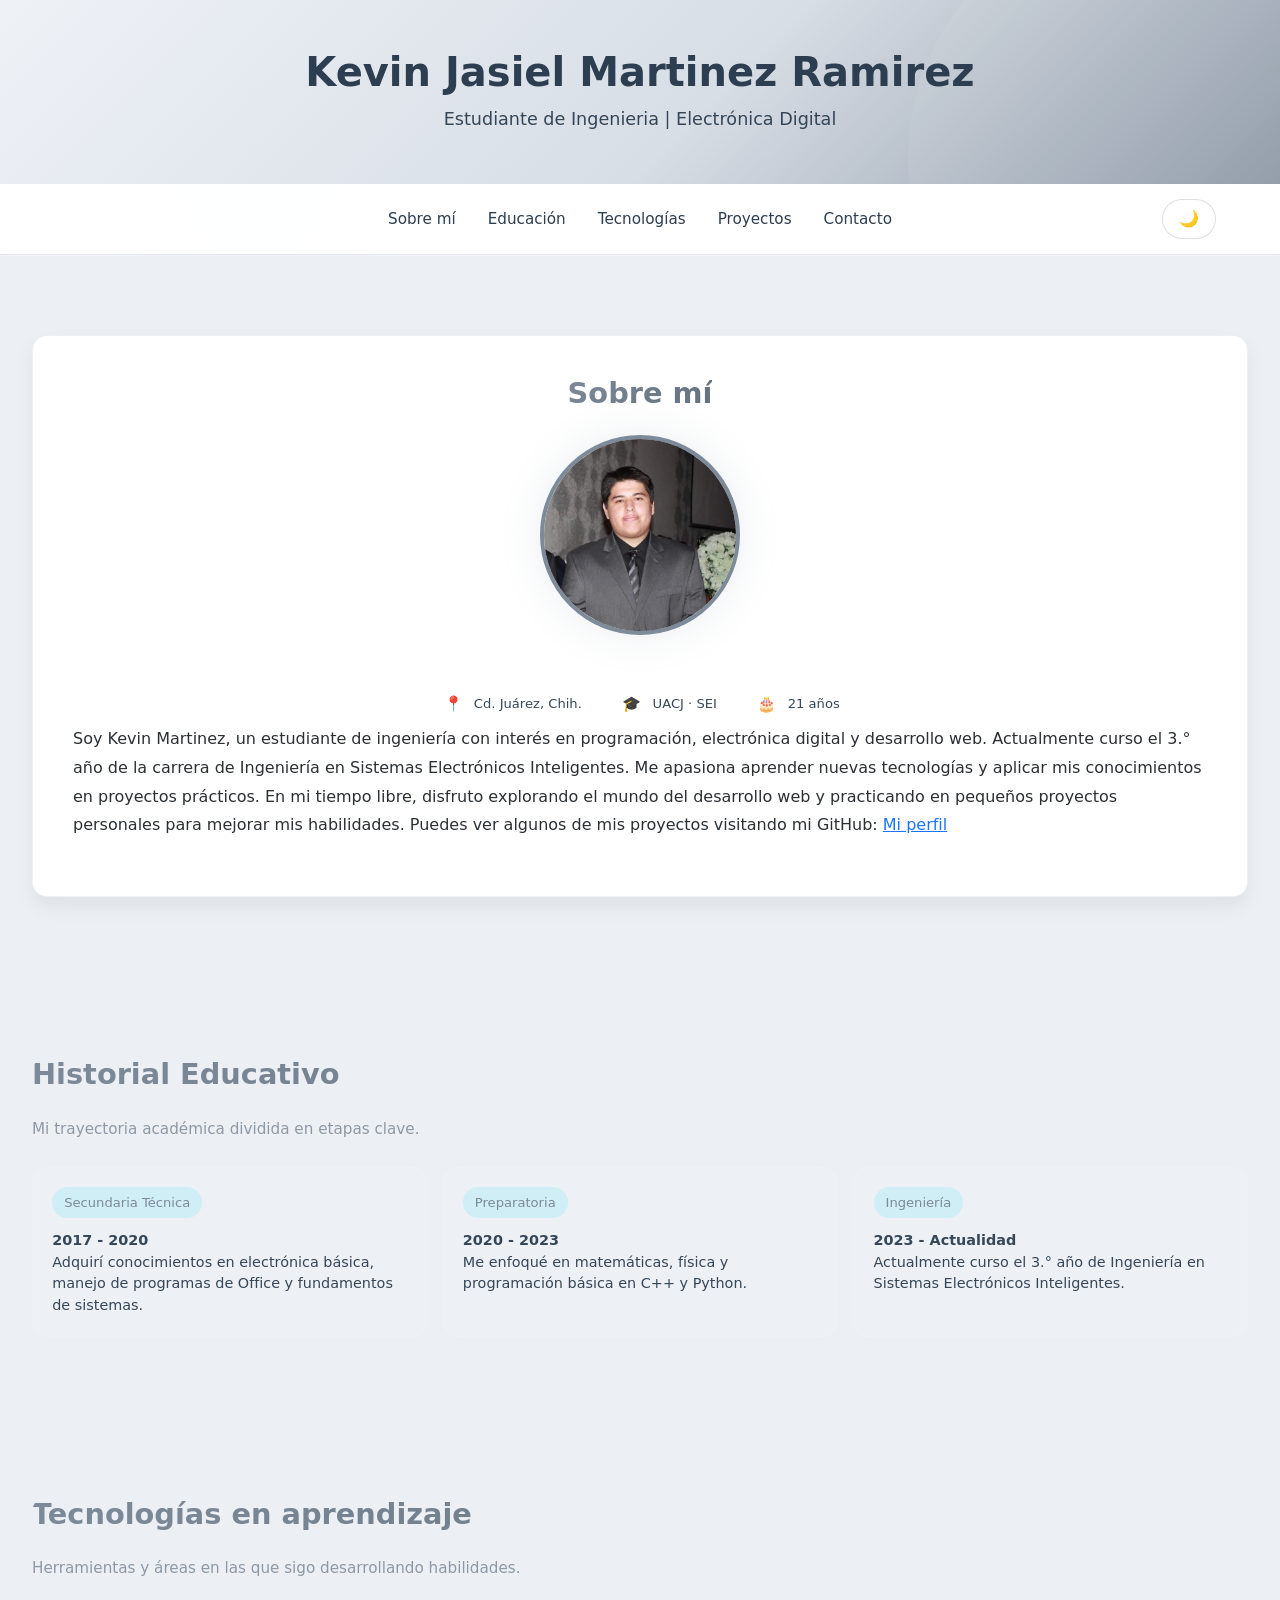
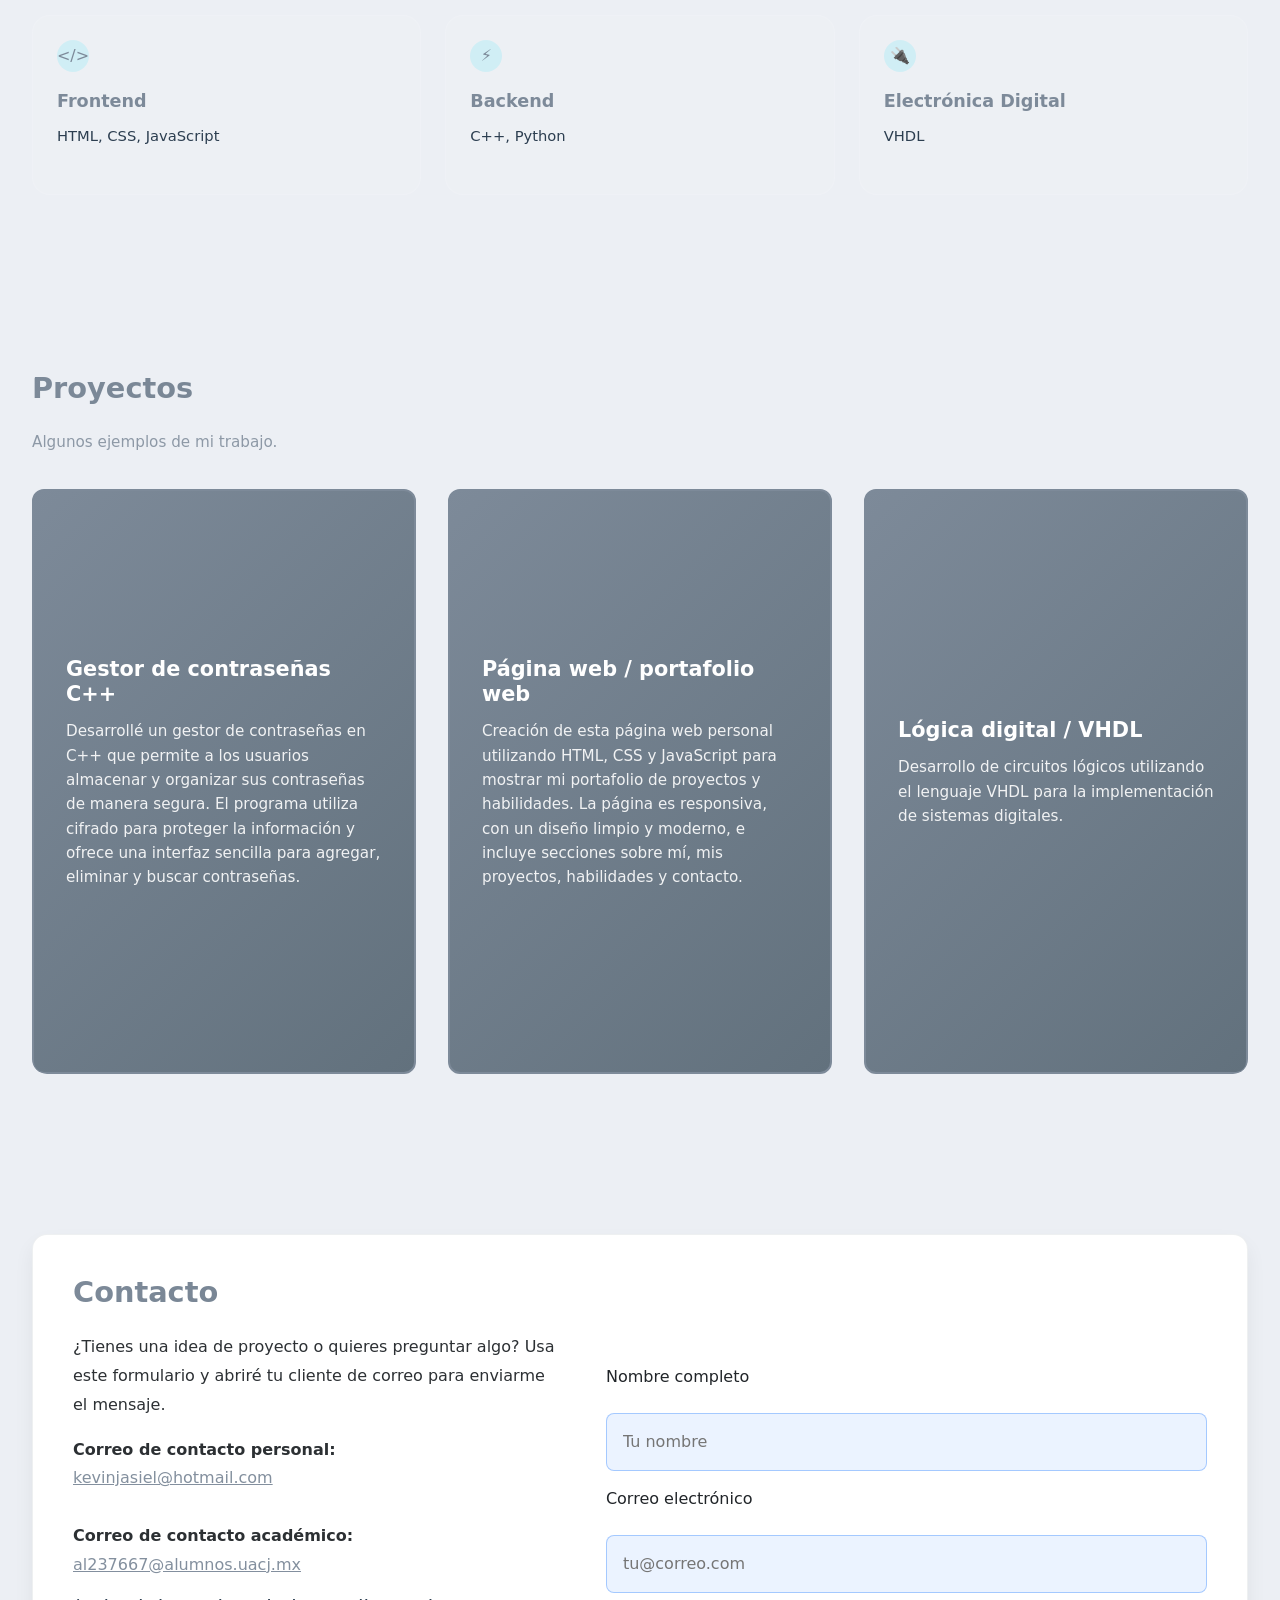
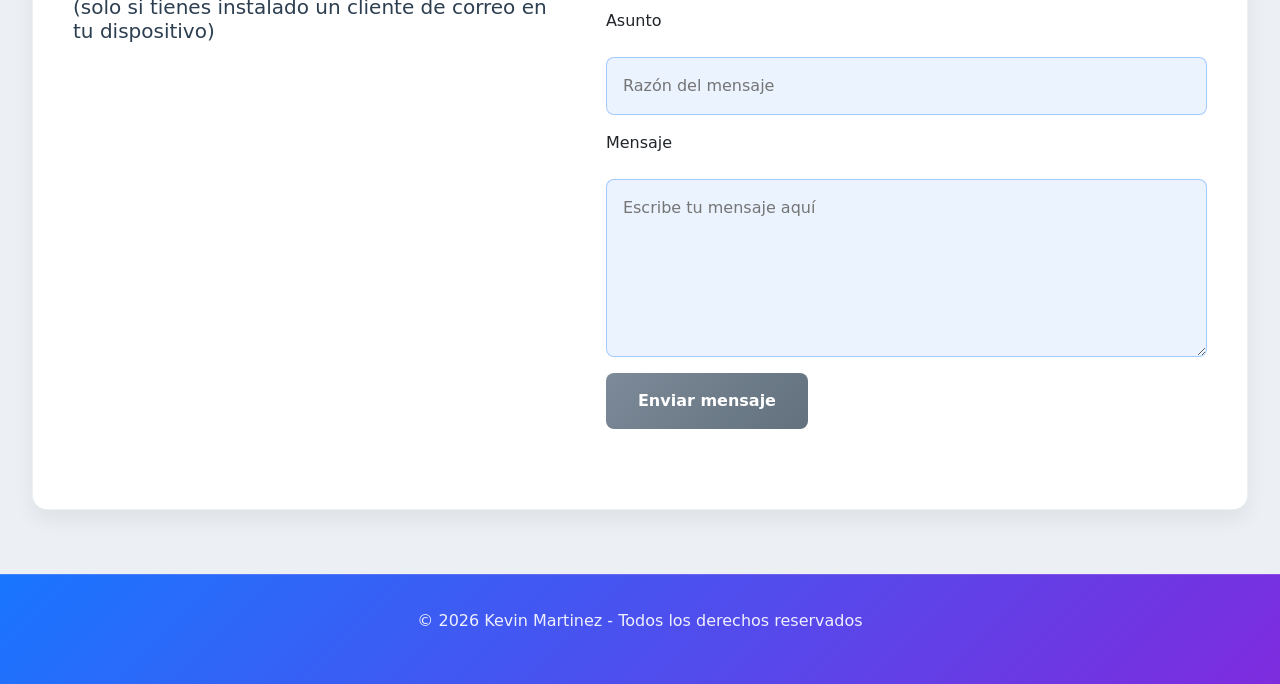
<file: index.html>
<!DOCTYPE html>
<html lang="es">

<head>
    <meta charset="UTF-8">
    <meta name="viewport" content="width=device-width, initial-scale=1.0">
    <title>Kevin Martinez | Portafolio</title>

    <!-- CSS -->
    <link rel="stylesheet" href="css/styles.css">

    <!-- Tipografía desde Google Fonts -->
    <link href="https://fonts.googleapis.com/css2?family=Poppins:wght@300;500;700&display=swap" rel="stylesheet">

    <!-- Bootstrap para estilos y componentes listos para usar -->
    <link href="https://cdn.jsdelivr.net/npm/bootstrap@5.3.8/dist/css/bootstrap.min.css" rel="stylesheet" integrity="sha384-sRIl4kxILFvY47J16cr9ZwB07vP4J8+LH7qKQnuqkuIAvNWLzeN8tE5YBujZqJLB" crossorigin="anonymous">
</head>

<body>
    <!-- INICIA ESTRUCTURA SEMANTICA -->
    <!-- HEADER (Estructura semantica) -->
    <header>
        <div class="header-container">
            <div>
                <h1>Kevin Jasiel Martinez Ramirez</h1>
                <p style="font-size: 1.1rem; font-weight: 300; margin: 0;">Estudiante de Ingenieria | Electrónica Digital</p>
            </div>
        </div>
    </header>

    <script src="https://cdn.jsdelivr.net/npm/bootstrap@5.3.8/dist/js/bootstrap.bundle.min.js" integrity="sha384-FKyoEForCGlyvwx9Hj09JcYn3nv7wiPVlz7YYwJrWVcXK/BmnVDxM+D2scQbITxI" crossorigin="anonymous"></script>

    <!-- NAV PRINCIPAL -->
    <nav>
        <div class="nav-container">
            <div class="nav-head">
                <button id="menu-toggle" class="menu-toggle" aria-controls="primary-menu" aria-expanded="false" title="Abrir menú">☰</button>
                <button id="toggle-theme" class="theme-toggle" title="Cambiar modo">🌙</button>
            </div>
            <ul id="primary-menu" class="nav-menu">
                <li><a href="#sobre-mi">Sobre mí</a></li>
                <li><a href="#educacion">Educación</a></li>
                <li><a href="#tecnologias">Tecnologías</a></li>
                <li><a href="#Proyectos">Proyectos</a></li>
                <li><a href="#contacto">Contacto</a></li>
            </ul>
        </div>
    </nav>

    <!-- MAIN -->
    <main>
        <!-- Sección "Sobre mí" -->
        <section id="sobre-mi">
            <!-- agregar clase tarjeta para caja con estilo -->
            <article class="tarjeta">
                <h2>Sobre mí</h2>

                <!-- Foto de perfil -->
                <img src="img/perfil.jpg.jpg" alt="Foto de perfil de Kevin Martinez" width="200" class="profile-img">

                <div class="info-grid">
                    <div class="info-item">
                        <span class="info-icon">📍</span>
                        <div class="info-item-content">
                            <p>Cd. Juárez, Chih.</p>
                        </div>
                    </div>
                    <div class="info-item">
                        <span class="info-icon">🎓</span>
                        <div class="info-item-content">
                            <p>UACJ · SEI</p>
                        </div>
                    </div>
                    <div class="info-item">
                        <span class="info-icon">🎂</span>
                        <div class="info-item-content">
                            <p>21 años</p>
                        </div>
                    </div>
                </div>

                <p>
                    Soy Kevin Martinez, un estudiante de ingeniería con interés en 
                    programación, electrónica digital y desarrollo web. Actualmente curso el 3.° año
                    de la carrera de Ingeniería en Sistemas Electrónicos Inteligentes. 
                 Me apasiona aprender nuevas tecnologías y aplicar mis conocimientos en proyectos 
                 prácticos. En mi tiempo libre, disfruto explorando el mundo del desarrollo web y
                 practicando en pequeños proyectos personales para mejorar mis habilidades.
                 Puedes ver algunos de mis proyectos <!-- Enlace externo: abrir en nueva pestaña -->
                 visitando mi GitHub:
                <a href="https://github.com/jasssyel" target="_blank" rel="noopener noreferrer">Mi perfil</a>
                </p>

               
            </article>
        </section>

        <!-- SECCIÓN EDUCACION (LISTA ORDENADA) -->
        <section id="educacion">
            <article class="tarjeta no-card">
                <h2>Historial Educativo</h2>
                <p class="section-subtitle">Mi trayectoria académica dividida en etapas clave.</p>

                <div class="education-grid">
                    <div class="education-card">
                        <span class="education-step">Secundaria Técnica</span>
                        <p class="education-date">2017 - 2020</p>
                        <p>Adquirí conocimientos en electrónica básica, manejo de programas de Office y fundamentos de sistemas.</p>
                    </div>
                    <div class="education-card">
                        <span class="education-step">Preparatoria</span>
                        <p class="education-date">2020 - 2023</p>
                        <p>Me enfoqué en matemáticas, física y programación básica en C++ y Python.</p>
                    </div>
                    <div class="education-card">
                        <span class="education-step">Ingeniería</span>
                        <p class="education-date">2023 - Actualidad</p>
                        <p>Actualmente curso el 3.° año de Ingeniería en Sistemas Electrónicos Inteligentes.</p>
                    </div>
                </div>
            </article>
        </section>

         <!-- SECCIÓN TECNOLOGÍAS (LISTA definición) -->
        <section id="tecnologias">
            <article class="tarjeta no-card">
                <h2>Tecnologías en aprendizaje</h2>
                <p class="section-subtitle">Herramientas y áreas en las que sigo desarrollando habilidades.</p>

                <dl class="tech-grid">
                    <div class="tech-card">
                        <span class="tech-icon">&lt;/&gt;</span>
                        <dt>Frontend</dt>
                        <dd>HTML, CSS, JavaScript</dd>
                    </div>
                    <div class="tech-card">
                        <span class="tech-icon">⚡</span>
                        <dt>Backend</dt>
                        <dd>C++, Python</dd>
                    </div>
                    <div class="tech-card">
                        <span class="tech-icon">🔌</span>
                        <dt>Electrónica Digital</dt>
                        <dd>VHDL</dd>
                    </div>
                </dl>
            </article>
        </section>

        <section id="Proyectos">
            <article class="tarjeta no-card">
                <h2>Proyectos</h2>
                <p class="section-subtitle">Algunos ejemplos de mi trabajo.</p>
                <div class="projects-grid">
                    <div class="project-item">
                        <h3>Gestor de contraseñas C++</h3>
                        <p>Desarrollé un gestor de contraseñas en C++ que permite a los usuarios almacenar y organizar sus contraseñas de manera segura. El programa utiliza cifrado para proteger la información y ofrece una interfaz sencilla para agregar, eliminar y buscar contraseñas.</p>
                    </div>

                    <div class="project-item">
                        <h3>Página web / portafolio web</h3>
                        <p>Creación de esta página web personal utilizando HTML, CSS y JavaScript para mostrar mi portafolio de proyectos y habilidades. La página es responsiva, con un diseño limpio y moderno, e incluye secciones sobre mí, mis proyectos, habilidades y contacto.</p>
                    </div>
                    <div class="project-item">
                        <h3>Lógica digital / VHDL</h3>
                        <p>Desarrollo de circuitos lógicos utilizando el lenguaje VHDL para la implementación de sistemas digitales.</p>
                    </div>
                </div>
            </article>
        </section>

        <!-- SECCIÓN CONTACTO -->
        <section id="contacto">
            <article class="tarjeta">
                <h2>Contacto</h2>

                <div class="contact-grid">
                    <div class="contact-info">
                        <p>¿Tienes una idea de proyecto o quieres preguntar algo? Usa este formulario y abriré tu cliente de correo para enviarme el mensaje.</p>
                        <p>
                            <strong>Correo de contacto personal:</strong><br>
                            <a href="mailto:kevinjasiel1@hotmail.com">kevinjasiel@hotmail.com</a><br><br>
                            <strong>Correo de contacto académico:</strong><br>
                            <a href="mailto:al237667@alumnos.uacj.mx">al237667@alumnos.uacj.mx</a>
                            <h5>(solo si tienes instalado un cliente de correo en tu dispositivo)</h5>
                        </p>
                    </div>

                    <form id="contact-form" action="mailto:kevinjasiel1@hotmail.com" method="post" enctype="text/plain">
                        <label for="nombre">Nombre completo</label>
                        <input type="text" id="nombre" name="nombre" placeholder="Tu nombre" required>

                        <label for="email">Correo electrónico</label>
                        <input type="email" id="email" name="email" placeholder="tu@correo.com" required>

                        <label for="asunto">Asunto</label>
                        <input type="text" id="asunto" name="asunto" placeholder="Razón del mensaje" required>

                        <label for="mensaje">Mensaje</label>
                        <textarea id="mensaje" name="mensaje" rows="6" placeholder="Escribe tu mensaje aquí" required></textarea>

                        <button type="submit">Enviar mensaje</button>
                        <p class="form-message" aria-live="polite"></p>
                    </form>
                </div>
            </article>
        </section>
    </main>

    <!-- FOOTER (pie de página) -->
    <footer>
        <p>&copy; 2026 Kevin Martinez - Todos los derechos reservados</p>
    </footer>
    <!-- FIN estructura semántica -->

    <!-- Script personalizado para interacciones (tema oscuro, etc.) -->
    <script src="script.js"></script>
</body>

</html>
</file>
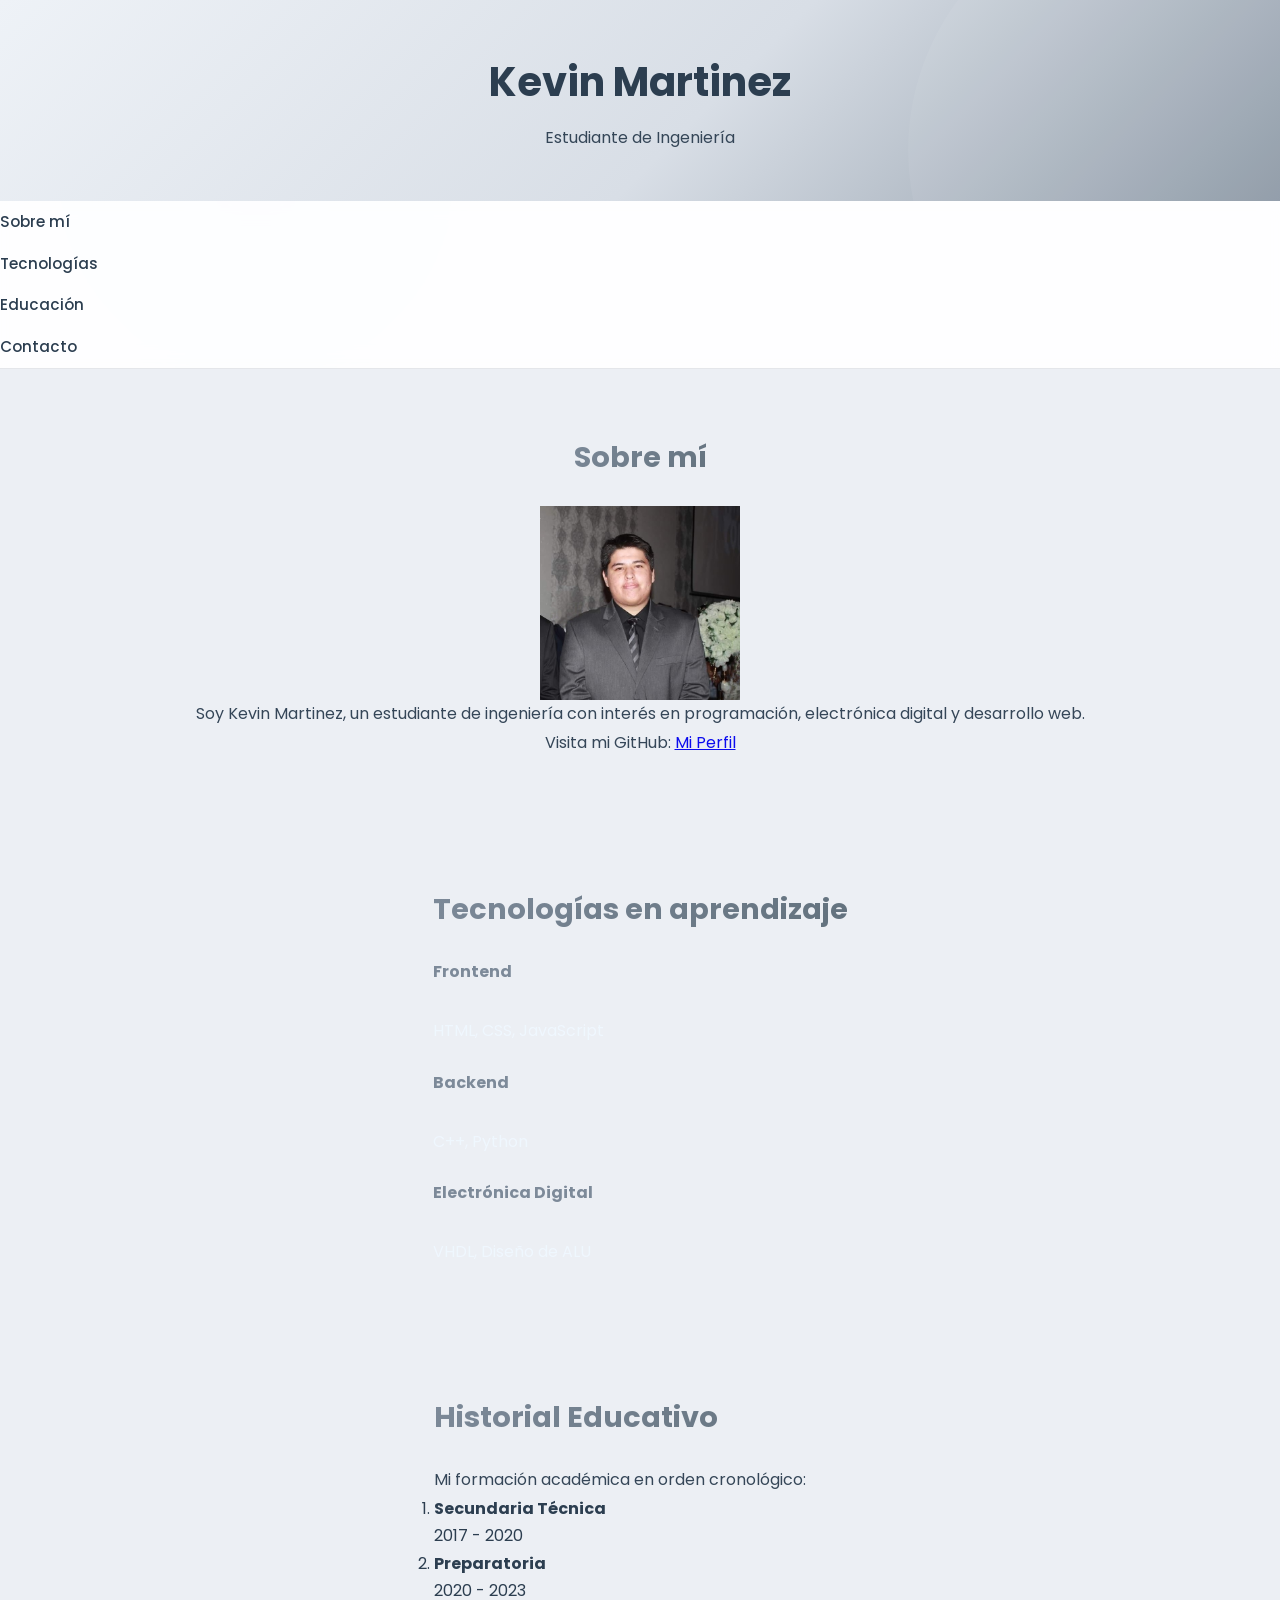
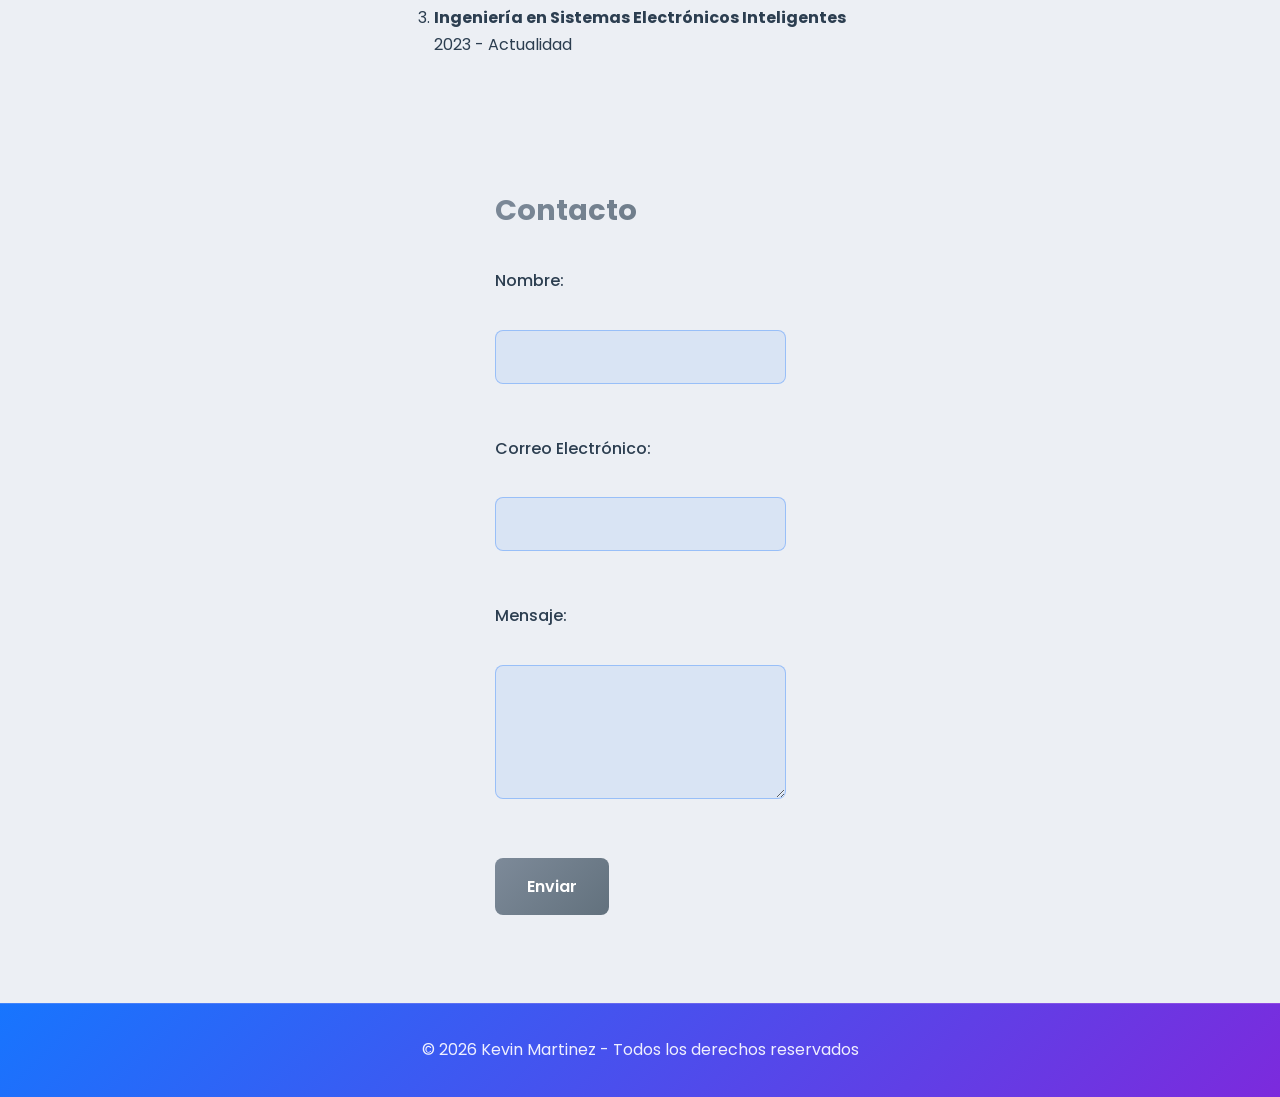
<file: programa1.html>
<!DOCTYPE html>
<html lang="es">
<head>
    <!-- CSS -->
    <link rel="stylesheet" href="css/styles.css">
    <!-- Google Fonts (Tipografia) -->
<link href="https://fonts.googleapis.com/css2?family=Poppins:wght@300;500;700&display=swap" rel="stylesheet">

    <!-- Config basic -->
    <meta charset="UTF-8">
    <meta name="viewport" content="width=device-width, initial=scale=1.0">
    <title>Kevin </title>

</head>

<body>
    <!-- INICIA ESTRUCTURA SEMANTICA -->
    <!-- HEADER (Estructura semantica) -->
    <header>
        <h1>Kevin Martinez</h1>
        <p>Estudiante de Ingeniería</p>
    </header>

    <!-- NAV (LISTA DESORDENADA)-->
    <nav>
        <ul>
            <li><a href="#sobre-mi">Sobre mí</a></li>
            <li><a href="#tecnologias">Tecnologías</a></li>
            <li><a href="#educacion">Educación</a></li>
            <li><a href="#contacto">Contacto</a></li>
            
        </ul>
    </nav>

    <!-- MAIN -->
    <main>
                <!-- SECCIÓN SOBRE MI -->
             <section id="sobre-mi">
             <article>
                <h2>Sobre mí</h2>

                <!-- Imagen -->
                <img src="img/perfil.jpg.jpg" alt="Foto de perfil de Kevin Martinez" width="200">

                <p>
                    Soy Kevin Martinez, un estudiante de ingeniería con interés en programación,
                    electrónica digital y desarrollo web.
                </p>
        

                <!-- Enlace absoluto -->
                <p>
                    Visita mi GitHub:
                    <a href="https://github.com/" target="_blank">
                        Mi Perfil
                    </a>
                </p>
            </article>
        </section>

         <!-- SECCIÓN TECNOLOGÍAS (LISTA definición) -->
        <section id="tecnologias">
            <article>
                <h2>Tecnologías en aprendizaje</h2>

                <dl>
                    <dt>Frontend</dt>
                    <dd>HTML, CSS, JavaScript</dd>

                    <dt>Backend</dt>
                    <dd>C++, Python</dd>

                    <dt>Electrónica Digital</dt>
                    <dd>VHDL, Diseño de ALU</dd>
                </dl>

            </article>
        </section>

        <!-- SECCIÓN EDUCACION (LISTA ORDENADA) -->
        <section id="educacion">
    <article>
        <h2>Historial Educativo</h2>

        <p>Mi formación académica en orden cronológico:</p>

        <ol>
            <li>
                <strong>Secundaria Técnica </strong><br>
                2017 - 2020
            </li>

            <li>
                <strong>Preparatoria </strong><br>
                2020 - 2023
            </li>

            <li>
                <strong>Ingeniería en Sistemas Electrónicos Inteligentes</strong><br>
                2023 - Actualidad
            </li>
        </ol>

    </article>
</section>

        <!-- SECCIÓN CONTACTO -->
        <section id="contacto">
            <article>
                <h2>Contacto</h2>

                <form action="#" method="post">

                    <label for="nombre">Nombre:</label><br>
                    <input type="text" id="nombre" name="nombre" required><br><br>

                    <label for="email">Correo Electrónico:</label><br>
                    <input type="email" id="email" name="email" required><br><br>

                    <label for="mensaje">Mensaje:</label><br>
                    <textarea id="mensaje" name="mensaje" rows="5" required></textarea><br><br>

                    <input type="submit" value="Enviar">

                </form>

            </article>
        </section>

    </main>

    <!-- FOOTER (pie de página) -->
    <footer>
        <p>&copy; 2026 Kevin Martinez - Todos los derechos reservados</p>
    </footer>
    <!-- FIN estructura semántica -->
</body>
</html>
</file>
<file: css/styles.css>
/* VARIABLES GLOBALES - MODO DÍA (CLARO) */
:root {
    --color-primario: #7d8a99; /* gris azulado suave */
    --color-secundario: #62717d; /* gris medio para contraste */
    --color-fondo: #eceff4; /* fondo gris claro */
    --letras-titulo: #2c3e50; /* texto oscuro suave */
    --color-hover: #9aa5b3; /* hover suave */
    --color-accent: #aab7c4; /* acento tenue */
    --color-nav: rgba(255, 255, 255, 0.92); /* navegación clara */
    --color-toggle-bg: rgba(255, 255, 255, 0.85);
    --color-toggle-border: rgba(44, 62, 80, 0.16);

    --fuente-principal: 'Poppins', sans-serif;
    --color-tarjeta: #ffffff;       
    --shadow-lg: 0 20px 40px rgba(0, 0, 0, 0.08);
    --shadow-md: 0 10px 20px rgba(0, 0, 0, 0.06);
    --color-border: rgba(44, 62, 80, 0.12);
    --color-border-light: rgba(44, 62, 80, 0.08);
    --color-shadow-glow: rgba(125, 140, 153, 0.16);
}

/* MODO OSCURO - MODO NOCHE */
body.dark-mode {
    --color-fondo: #0a0e21;
    --color-primario: #00d9ff;
    --color-secundario: #0096d6;
    --letras-titulo: #f1f1f1;
    --color-hover: #00b8d4;
    --color-tarjeta: #2a3b5a;
    --color-border: rgba(72, 106, 112, 0.2);
    --color-border-light: rgba(47, 151, 169, 0.1);
    --color-shadow-glow: rgba(96, 205, 219, 0.4);
    --color-nav: rgba(15, 23, 42, 0.95);
    --color-toggle-bg: rgba(50, 50, 100, 0.4);
    --color-toggle-border: rgba(240, 247, 255, 0.4);
}

body.dark-mode section {
    background-color: var(--color-fondo);
}

body.dark-mode header {
    background: linear-gradient(135deg, #081427 0%, #102241 55%, #142d4f 100%);
}

.tarjeta {
    border: 1px solid var(--color-border);
}

body.dark-mode .tarjeta {
    background: var(--color-tarjeta #08090a);
    color: #c0d9ea;
    border: 1px solid var(--color-border #08090a);
} 

body.dark-mode input,
body.dark-mode textarea {
    background: rgba(64, 82, 120, 0.8);
    color: var(--letras-titulo);
    border-color: var(--color-border);
}

input,
textarea {
    background: rgba(0, 102, 255, 0.08);
    border-color: rgba(0, 102, 255, 0.3);
}

body.dark-mode input:focus,
body.dark-mode textarea:focus {
    border-color: var(--color-primario);
    box-shadow: 0 0 15px var(--color-shadow-glow);
}

/* RESET Y MODELO DE CAJA  (Estilo general de la página)*/
html {
    margin: 0;
    padding: 0;
    width: 100%;
    height: 100%;
}

* {
    margin: 0;
    padding: 0;
    box-sizing: border-box;
}

body {
    min-height: 100vh;
    display: flex;
    flex-direction: column;
    font-family: var(--fuente-principal);
    background-color: var(--color-fondo);
    color: var(--letras-titulo);
    line-height: 1.7;
    scroll-behavior: smooth;
    position: relative;
    overflow-x: hidden;
}

body::before {
    content: '';
    position: fixed;
    inset: 0;
    z-index: -1;
    pointer-events: none;
    background-image:
        radial-gradient(circle at 20% 20%, rgba(126, 172, 255, 0.18), transparent 22%),
        radial-gradient(circle at 80% 80%, rgba(173, 103, 255, 0.18), transparent 18%);
    opacity: 0.7;
    filter: blur(40px);
    animation: floatBackground 30s ease-in-out infinite;
}

@keyframes floatBackground {
    0%, 100% {
        transform: translate3d(0, 0, 0) scale(1);
    }
    50% {
        transform: translate3d(0, -25px, 0) scale(1.05);
    }
}

main {
    flex: 1;
}

/* Estilos para encabezados - más especifíco */
header h1 {
    color: var(--letras-titulo);
}

section h1, 
section h2, 
section h3, 
section h4, 
section h5, 
section h6,
article h1,
article h2,
article h3,
article h4,
article h5,
article h6 {
    color: var(--letras-titulo);
    margin-bottom: 1.5rem;
}

article h2 {
    font-size: 1.8rem;
    font-weight: 700;
    background: linear-gradient(135deg, var(--color-primario), var(--color-secundario));
    -webkit-background-clip: text;
    -webkit-text-fill-color: transparent;
    background-clip: text;
    margin-bottom: 1.5rem;
}

/* HEADER (Encabezado) */
header {
    background: linear-gradient(135deg, #eef2f7 0%, #d8dee6 55%, #8d99a6 100%);
    color: var(--letras-titulo);
    padding: 3rem 2rem;
    text-align: center;
    transition: background-color 0.3s ease, color 0.3s ease;
    width: 100%;
    margin: 0;
    box-sizing: border-box;
    position: relative;
    overflow: hidden;
}

header::before {
    content: '';
    position: absolute;
    top: -50%;
    right: -10%;
    width: 500px;
    height: 500px;
    background: rgba(255, 255, 255, 0.05);
    border-radius: 50%;
    animation: floatBg 20s ease-in-out infinite;
}

@keyframes floatBg {
    0%, 100% { transform: translateY(0px); }
    50% { transform: translateY(20px); }
}

header h1 {
    font-size: 2.5rem;
    font-weight: 700;
    margin-bottom: 0.5rem;
    position: relative;
    z-index: 1;
}

.header-container {
    display: flex;
    justify-content: center;
    align-items: center;
    max-width: 2300px;
    margin: 0 auto;
}

.theme-toggle {
    background: rgba(240, 247, 255, 0.2);
    border: 2px solid rgba(240, 247, 255, 0.8);
    color: var(--letras-titulo);
    font-size: 1.2rem;
    cursor: pointer;
    transition: all 0.5s ease;
    width: 80px;
    height: 40px;
    display: flex;
    align-items: center;
    justify-content: flex-end;
    padding: 0 8px;
    border-radius: 20px;
    position: relative;
}

.theme-toggle .toggle-icon {
    display: none;
    transition: all 0.5s ease;
    line-height: 1;
}

/* Modo día: muestra sol a la derecha */
.theme-toggle .toggle-icon.day {
    display: block;
}

/* Modo noche: muestra luna a la izquierda */
body.dark-mode .theme-toggle {
    justify-content: flex-start;
    background: rgba(50, 50, 100, 0.4);
}

body.dark-mode .theme-toggle .toggle-icon.night {
    display: block;
}

body.dark-mode .theme-toggle .toggle-icon.day {
    display: none;
}

.theme-toggle:hover {
    background: rgba(240, 247, 255, 0.3);
    transform: scale(1.05);
}

.theme-toggle:active {
    transform: scale(0.95);
}
#sobre-mi article{
    display: flex;
    flex-direction: column;
    align-items: center;
}

/* NAV - FLEXBOX (Estilo y acomodo) */
nav {
    background: var(--color-nav);
    backdrop-filter: blur(10px);
    width: 100%;
    margin: 0;
    padding: 0;
    box-sizing: border-box;
    border-bottom: 1px solid var(--color-border);
    position: sticky;
    top: 0;
    z-index: 100;
}

.nav-container {
    max-width: 1200px;
    margin: 0 auto;
    display: flex;
    flex-direction: column;
    gap: 0.75rem;
    padding: 0 1.5rem;
}

.nav-head {
    width: 100%;
    display: flex;
    justify-content: space-between;
    align-items: center;
    gap: 1rem;
    padding: 0.75rem 0;
}

.menu-toggle {
    display: flex;
    align-items: center;
    justify-content: center;
    gap: 0.5rem;
    background: var(--color-toggle-bg);
    border: 1px solid var(--color-toggle-border);
    color: var(--letras-titulo);
    padding: 0.85rem 1rem;
    border-radius: 12px;
    cursor: pointer;
    font-size: 1.1rem;
    transition: background 0.3s ease, transform 0.3s ease;
}

.menu-toggle:hover {
    background: rgba(240, 247, 255, 0.35);
    transform: translateY(-1px);
}

.nav-menu {
    list-style: none;
    display: flex;
    flex-direction: column;
    gap: 1rem;
    width: 100%;
    max-height: 0;
    overflow: hidden;
    transition: max-height 0.3s ease;
    padding: 0;
    margin: 0;
}

.nav-menu.open {
    max-height: 450px;
    padding: 1rem 0;
}

.nav-menu li {
    width: 100%;
    text-align: center;
}

nav a,
nav .theme-toggle {
    color: var(--letras-titulo);
}

nav a {
    text-decoration: none;
    font-weight: 500;
    transition: 0.3s ease;
    position: relative;
    font-size: 0.95rem;
    display: inline-block;
    width: 100%;
    padding: 0.75rem 1rem;
    border-radius: 10px;
}

nav a::after {
    content: '';
    position: absolute;
    bottom: 10px;
    left: 1rem;
    width: 0;
    height: 2px;
    background: var(--color-primario);
    transition: width 0.3s ease;
}

nav a:hover {
    color: var(--color-primario);
    background: rgba(255,255,255,0.18);
}

nav a:hover::after {
    width: calc(100% - 2rem);
}

nav .theme-toggle {
    border: 1px solid var(--color-toggle-border);
    background: var(--color-toggle-bg);
    padding: 0.85rem 1rem;
    margin: 0;
    font-size: 1rem;
    border-radius: 12px;
}

@media (min-width: 768px) {
    .menu-toggle {
        display: none;
    }

    .nav-container {
        position: relative;
        flex-direction: row;
        align-items: center;
        justify-content: center;
    }

    .nav-head {
        position: absolute;
        right: 1.5rem;
        top: 50%;
        transform: translateY(-50%);
        justify-content: flex-end;
        width: auto;
    }

    .nav-menu {
        flex: none;
        flex-direction: row;
        justify-content: center;
        align-items: center;
        max-height: none;
        width: auto;
        overflow: visible;
        gap: 2rem;
        padding: 1rem 0;
        margin: 0 auto;
    }

    .nav-menu li {
        width: auto;
        text-align: initial;
    }

    nav a,
    nav .theme-toggle {
        width: auto;
        padding: 0.5rem 0;
        border-radius: 0;
    }

    nav a::after {
        bottom: -5px;
        left: 0;
        width: 0;
    }

    nav .theme-toggle {
        border-radius: 20px;
        padding: 0.65rem 1rem;
    }
}

/* SECCIONES */
section {
    padding: 4rem 2rem;
    display: flex;
    justify-content: center;
    background-color: var(--color-fondo);
    position: relative;
}

/*usar clase .tarjeta para verse como caja*/
section .tarjeta {
    width: 100%;                        /* 100% del elemento padre (la sección) */
    max-width: var(--seccion-ancho, none); /* si se define, restringe el ancho */
    min-height: var(--seccion-alto, auto);
    margin: 1rem 0;                      /* espacio vertical entre cajas */
}

section:last-of-type .tarjeta {
    margin-bottom: 0;                    /*extiende el margen*/
}

article {
    max-width: 1000px;
    margin: auto;
}

/* GALERÍA - CSS GRID (organzador de proyectos//interactividad)*/
.galeria {
    display: grid;                 /* GRID */
    grid-template-columns: 1fr;    /* 1 columna en móvil */
    gap: 1rem;
    margin-top: 2rem;
}

.tarjeta {
    background: var(--color-tarjeta);
    padding: 2.5rem;
    border-radius: 15px;
    border: 1px solid var(--color-border-light);
    box-shadow: var(--shadow-md);
    transition: 0.4s cubic-bezier(0.4, 0, 0.2, 1);
    position: relative;
    overflow: hidden;
}

.tarjeta.no-card {
    background: transparent;
    padding: 0;
    border: none;
    box-shadow: none;
}

.tarjeta::before {
    content: '';
    position: absolute;
    top: 0;
    left: -100%;
    width: 100%;
    height: 100%;
    background: linear-gradient(90deg, transparent, var(--color-border), transparent);
    transition: left 0.5s ease;
}

.tarjeta:hover {
    transform: translateY(-8px);
    box-shadow: var(--shadow-lg);
    border-color: var(--color-border);
}

.tarjeta:hover::before {
    left: 100%;
}

/* FORMULARIO */
form {
    margin-top: 2rem;
}

label {
    display: block;
    margin-bottom: 0.5rem;
    font-weight: 500;
}

input, textarea {
    width: 100%;
    max-width: 100%;
    padding: 1rem;
    margin-bottom: 1.5rem;
    border: 1px solid rgba(0, 102, 255, 0.3);
    border-radius: 8px;
    font-family: var(--fuente-principal);
    background: rgba(0, 102, 255, 0.08);
    color: var(--letras-titulo);
    transition: 0.3s ease;
}

input:focus,
textarea:focus {
    outline: none;
    border-color: var(--color-primario);
    background: var(--color-border);
    box-shadow: 0 0 15px var(--color-shadow-glow);
    transform: translateY(-2px);
}

#contact-form {
    display: grid;
    gap: 1rem;
    width: 100%;
    min-width: 0;
}

.contact-grid {
    display: grid;
    gap: 2rem;
    grid-template-columns: 1fr;
    align-items: start;
}

button[type="submit"], input[type="submit"] {
    background: linear-gradient(135deg, var(--color-primario), var(--color-secundario));
    color: #ffffff;
    border: none;
    border-radius: 8px;
    padding: 1rem 2rem;
    cursor: pointer;
    font-weight: 600;
    transition: 0.3s ease;
    font-size: 1rem;
    width: fit-content;
}

button[type="submit"]:hover, input[type="submit"]:hover {
    transform: translateY(-2px);
    box-shadow: 0 10px 25px var(--color-shadow-glow);
}

button[type="submit"]:active, input[type="submit"]:active {
    transform: translateY(0);
}

.contact-info {
    padding-right: 1rem;
}

.contact-info p {
    margin-bottom: 1rem;
}

.contact-info a {
    color: var(--color-primario);
}

.form-message {
    margin-top: 0.5rem;
    color: #f8f8ff;
    opacity: 0.9;
    font-size: 0.95rem;
}

.form-message.success {
    color: #28a745; /* Verde para éxito */
    animation: fadeInSuccess 0.5s ease-in-out;
}

.form-message.error {
    color: #dc3545; /* Rojo para error */
    animation: fadeInError 0.5s ease-in-out;
}

@keyframes fadeInSuccess {
    0% {
        opacity: 0;
        transform: translateY(-10px);
    }
    100% {
        opacity: 1;
        transform: translateY(0);
    }
}

@keyframes fadeInError {
    0% {
        opacity: 0;
        transform: translateY(-10px);
    }
    100% {
        opacity: 1;
        transform: translateY(0);
    }
}

@media (min-width: 900px) {
    .contact-grid {
        grid-template-columns: 1fr 1.2fr;
        align-items: start;
    }
}


/* FOOTER (pie de página) */
footer {
    background: linear-gradient(135deg, rgba(0, 103, 255, 0.9), rgba(112, 20, 218, 0.9));
    border-top: 1px solid rgba(255, 255, 255, 0.15);
    color: #f8f8ff;
    text-align: center;
    padding: 2rem;
    margin-top: 0;
    width: 100%;
    box-sizing: border-box;
}

body.dark-mode footer {
    background: linear-gradient(135deg, rgba(10, 22, 53, 0.95), rgba(0, 102, 255, 0.85));
}

/* IMAGEN DE PERFIL */
.profile-img {
    width: 200px;
    height: 200px;
    border-radius: 50%;
    border: 4px solid var(--color-primario);
    box-shadow: 0 0 40px var(--color-shadow-glow);
    object-fit: cover;
    margin-bottom: 2rem;
    transition: 0.4s ease;
    animation: glow 3s ease-in-out infinite;
}

.project-img {
    width: 100%;
    max-width: 100%;
    height: auto;
    display: block;
    border-radius: 12px;
    margin: 1.5rem 0;
    object-fit: cover;
}

.profile-img:hover {
    transform: scale(1.08);
    box-shadow: 0 0 60px var(--color-shadow-glow);
}

@keyframes glow {
    0%, 100% { box-shadow: 0 0 40px var(--color-shadow-glow); }
    50% { box-shadow: 0 0 60px var(--color-shadow-glow); }
}

/* LISTA DE DEFINICIONES MEJORADA */
dl {
    display: grid;
    grid-template-columns: repeat(auto-fit, minmax(250px, 1fr));
    gap: 1.5rem;
    margin-top: 1.5rem;
}

dt {
    font-weight: 700;
    color: var(--color-primario);
    margin-bottom: 0.5rem;
}

dd {
    margin-left: 0;
    color: rgba(240, 247, 255, 0.9);
}

/* GRID DE TECNOLOGÍAS */
.tech-grid {
    display: grid;
    grid-template-columns: repeat(auto-fit, minmax(230px, 1fr));
    gap: 1.5rem;
    margin-top: 2rem;
}

.tech-card {
    background: rgba(255, 255, 255, 0.08);
    border: 1px solid rgba(255, 255, 255, 0.1);
    border-radius: 18px;
    padding: 1.5rem;
    transition: transform 0.3s ease, box-shadow 0.3s ease, border-color 0.3s ease;
    position: relative;
    overflow: hidden;
    min-height: 180px;
}

.tech-card:hover {
    transform: translateY(-6px);
    box-shadow: 0 16px 40px rgba(0, 0, 0, 0.14);
    border-color: rgba(0, 217, 255, 0.35);
}

.tech-icon {
    display: inline-flex;
    align-items: center;
    justify-content: center;
    width: 2rem;
    height: 2rem;
    border-radius: 50%;
    background: rgba(0, 217, 255, 0.12);
    color: var(--color-primario);
    font-size: 1rem;
    margin-bottom: 1rem;
}

.tech-card dt {
    font-weight: 700;
    color: var(--color-primario);
    font-size: 1.1rem;
    margin-bottom: 0.65rem;
}

.tech-card dd {
    margin: 0;
    color: var(--letras-titulo);
    font-size: 0.92rem;
    line-height: 1.6;
}

.section-subtitle {
    color: var(--color-primario);
    margin-top: 0.5rem;
    margin-bottom: 1.25rem;
    font-size: 0.95rem;
    opacity: 0.85;
}

.education-grid {
    display: grid;
    grid-template-columns: repeat(auto-fit, minmax(220px, 1fr));
    gap: 1rem;
    margin-top: 1.5rem;
}

.education-card {
    background: rgba(255, 255, 255, 0.08);
    border: 1px solid rgba(255, 255, 255, 0.1);
    border-radius: 16px;
    padding: 1.2rem;
    transition: transform 0.3s ease, box-shadow 0.3s ease, border-color 0.3s ease;
}

.education-card:hover {
    transform: translateY(-4px);
    box-shadow: 0 14px 30px rgba(0, 0, 0, 0.12);
    border-color: rgba(0, 217, 255, 0.35);
}

.education-step {
    display: inline-block;
    background: rgba(0, 217, 255, 0.12);
    color: var(--color-primario);
    padding: 0.35rem 0.75rem;
    border-radius: 999px;
    font-size: 0.82rem;
    margin-bottom: 0.75rem;
}

.education-date {
    margin: 0;
    color: var(--color-primario);
    font-weight: 700;
    font-size: 0.95rem;
    margin-bottom: 0.75rem;
}

.education-card p {
    margin: 0;
    color: var(--letras-titulo);
    font-size: 0.9rem;
    line-height: 1.5;
}


.project-item {
    display: flex;
    flex-direction: column;
}

/* GRID DE INFO PERSONAL */
.info-grid {
    display: flex;
    flex-wrap: wrap;
    gap: 0.5rem;
    justify-content: center;
    margin-top: 1rem;
}

.info-item {
    display: inline-flex;
    align-items: center;
    gap: 0.5rem;
    background: rgba(255, 255, 255, 0.08);
    padding: 0.45rem 0.85rem;
    border-radius: 999px;
    border: 1px solid rgba(255, 255, 255, 0.12);
    transition: 0.3s cubic-bezier(0.4, 0, 0.2, 1);
    min-width: 0;
}

.info-item:hover {
    transform: translateY(-1px);
    box-shadow: 0 4px 10px var(--color-shadow-glow);
    border-color: var(--color-primario);
}

.info-icon {
    display: inline-flex;
    align-items: center;
    justify-content: center;
    width: 1.6rem;
    height: 1.6rem;
    border-radius: 50%;
    background: rgba(255, 255, 255, 0.18);
    color: var(--color-primario);
    font-size: 0.95rem;
}

.info-item-content p {
    margin: 0;
    color: var(--letras-titulo);
    font-size: 0.82rem;
    font-weight: 500;
    line-height: 1.2;
}
/* GRID DE PROYECTOS */
.projects-grid {
    display: grid;
    grid-template-columns: repeat(auto-fit, minmax(250px, 1fr));
    gap: 2rem;
    margin-top: 2rem;
}

.project-item {
    background: linear-gradient(135deg, var(--color-primario) 0%, var(--color-secundario) 100%);
    padding: 2rem;
    border-radius: 12px;
    border: 2px solid var(--color-primario);
    transition: opacity 0.7s ease, transform 0.7s ease, border-color 0.3s ease;
    position: relative;
    overflow: hidden;
    min-height: 65vh;
    display: flex;
    flex-direction: column;
    justify-content: center;
    opacity: 0;
    transform: translateY(30px);
}

.project-item.visible {
    opacity: 1;
    transform: translateY(0);
}

.project-item::before {
    content: '';
    position: absolute;
    top: 0;
    left: -100%;
    width: 100%;
    height: 100%;
    background: rgba(255, 255, 255, 0.1);
    transition: left 0.5s ease;
}

.project-item:hover {
    transform: translateY(-10px);
    box-shadow: 0 20px 40px var(--color-shadow-glow);
}

@media (max-width: 900px) {
    .project-item {
        min-height: 50vh;
        padding: 1.5rem;
    }
}

.project-item:hover::before {
    left: 100%;
}

body.dark-mode .project-item {
    background: var(--color-tarjeta);
}

.project-item h3 {
    color: #ffffff;
    font-size: 1.3rem;
    margin-bottom: 0.8rem;
    font-weight: 700;
    position: relative;
    z-index: 1;
}

.project-item p {
    color: rgba(255, 255, 255, 0.95);
    font-size: 0.95rem;
    line-height: 1.6;
    position: relative;
    z-index: 1;
}

body.js .tarjeta {
    opacity: 0;
    transform: translateY(30px);
    filter: blur(10px);
    transition: opacity 0.9s ease, transform 0.9s ease, filter 0.9s ease;
}

body.js .tarjeta.visible {
    opacity: 1;
    transform: translateY(0);
    filter: blur(0);
}

    line-height: 1.8;
}

/* ENLACES MEJORADOS */
a {
    color: var(--color-primario);
    text-decoration: none;
    position: relative;
    transition: 0.3s ease;
}

a:not(.theme-toggle)::after {
    content: '';
    position: absolute;
    bottom: -2px;
    left: 0;
    width: 0;
    height: 2px;
    background: var(--color-primario);
    transition: width 0.3s ease;
}

a:hover:not(.theme-toggle) {
    color: var(--color-accent);
}

a:hover:not(.theme-toggle)::after {
    width: 100%;
    background: var(--color-accent);
}

/* PÁRRAFOS */
p {
    line-height: 1.8;
    opacity: 0.95;
}

/* MEDIA QUERIES (Adaptar para tamaños de pantalla) */
@media (min-width: 768px) {

    .projects-grid {
        grid-template-columns: repeat(2, 1fr); /* 2 columnas tablet */
    }

}

@media (min-width: 1024px) {

    .projects-grid {
        grid-template-columns: repeat(3, 1fr); /* 3 columnas escritorio */
    }

}
</file>
